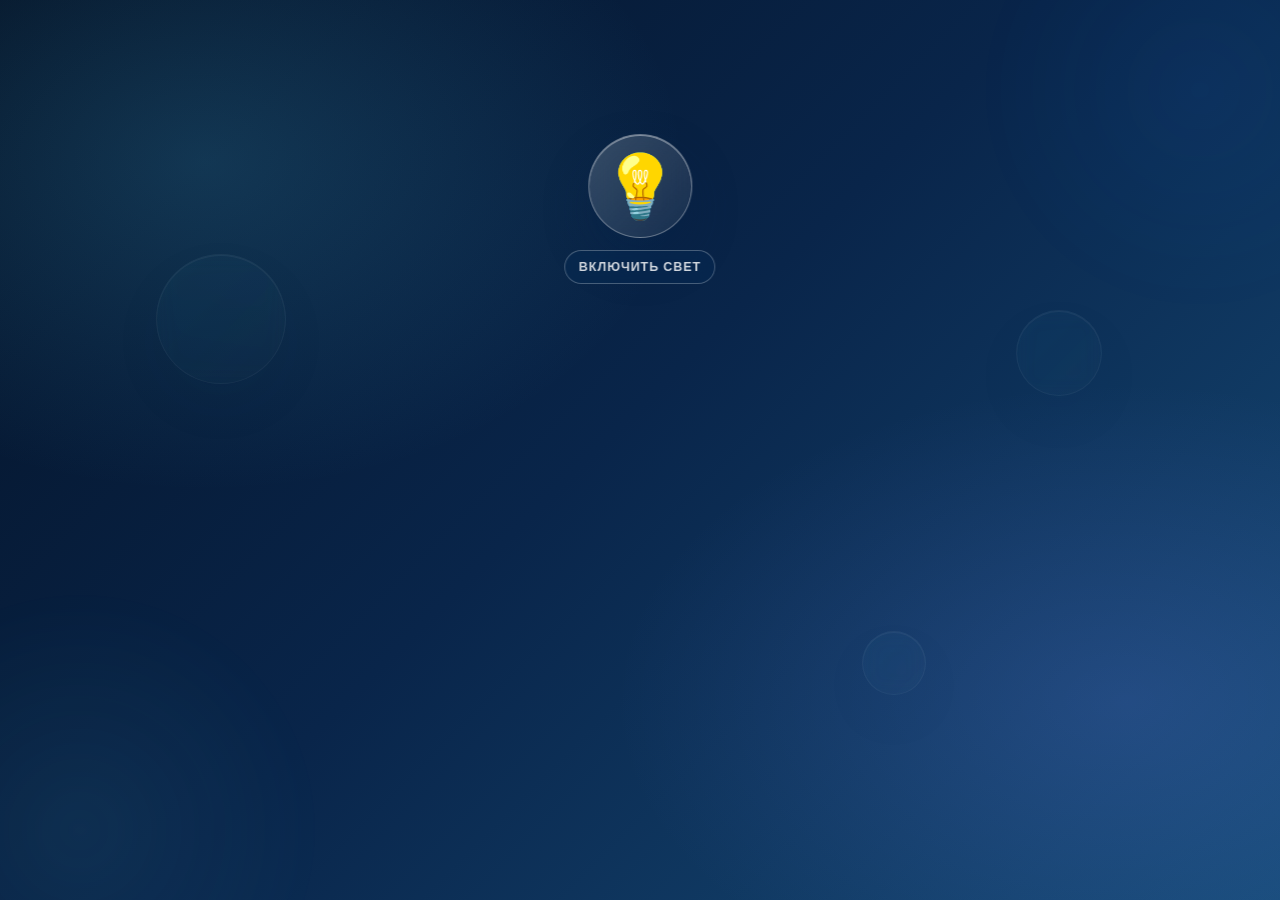
<file: index.html>
<!DOCTYPE html>
<html lang="ru">
<head>
<meta charset="UTF-8">
<meta name="viewport" content="width=device-width, initial-scale=1.0">
<title>Subtext — Вход</title>

<link href="https://fonts.googleapis.com/css2?family=Playfair+Display:wght@600&family=Poppins:wght@400;500;600&display=swap" rel="stylesheet">

<style>
:root {
  --lamp-on: 0;
  --bg-deep: #07192f;
  --text: #14324a;
  --muted: #5d7890;
  --blue: #1677ff;
  --blue-dark: #0757c7;
  --cyan: #35d8ff;
  --aqua: #6ee7ff;
  --card: rgba(255, 255, 255, 0.78);
  --line: rgba(125, 205, 255, 0.34);
  --shadow: 0 26px 80px rgba(3, 35, 74, 0.28);
}

* { box-sizing: border-box; margin: 0; padding: 0; }

body {
  min-height: 100vh;
  font-family: 'Poppins', sans-serif;
  color: #fff;
  background:
    radial-gradient(circle at 50% 0%, rgba(53, 216, 255, 0.08), transparent 32rem),
    radial-gradient(circle at 12% 18%, rgba(22, 119, 255, 0.08), transparent 28rem),
    linear-gradient(135deg, #061326 0%, #07192f 52%, #0e3a66 100%);
  display: flex;
  align-items: center;
  justify-content: center;
  overflow: hidden;
  transition: background 0.7s ease;
}

body[data-on="true"] {
  background:
    radial-gradient(circle at 18% 12%, rgba(53, 216, 255, 0.34), transparent 30rem),
    radial-gradient(circle at 88% 5%, rgba(22, 119, 255, 0.24), transparent 28rem),
    linear-gradient(180deg, #f8fdff 0%, #eaf7ff 48%, #dff3ff 100%);
  color: var(--text);
}

body::before,
body::after {
  content: "";
  position: fixed;
  pointer-events: none;
  border-radius: 999px;
  z-index: 0;
}

body::before {
  width: 520px;
  height: 520px;
  left: -180px;
  bottom: -190px;
  background: radial-gradient(circle, rgba(110, 231, 255, 0.36), transparent 68%);
  opacity: calc(0.18 + var(--lamp-on) * 0.62);
  filter: blur(3px);
}

body::after {
  width: 460px;
  height: 460px;
  right: -150px;
  top: -140px;
  background: radial-gradient(circle, rgba(22, 119, 255, 0.3), transparent 70%);
  opacity: calc(0.2 + var(--lamp-on) * 0.58);
  filter: blur(4px);
}
.teacher-link {
  position: fixed;
  top: 25px;
  right: 25px;
  z-index: 1000;

  padding: 10px 18px;
  border-radius: 999px;

  background: rgba(255,255,255,.15);
  backdrop-filter: blur(12px);

  color: white;
  text-decoration: none;
  font-weight: 600;

  border: 1px solid rgba(255,255,255,.25);

  opacity: 0;
  pointer-events: none;
  transition: .3s;
}

body[data-on="true"] .teacher-link {
  opacity: 1;
  pointer-events: auto;
}
  
.page-shell {
  position: relative;
  z-index: 1;
  width: min(980px, calc(100% - 32px));
  min-height: 640px;
  display: grid;
  place-items: center;
  padding: 7rem 0 3rem;
}

.orb {
  position: absolute;
  border-radius: 50%;
  background: linear-gradient(135deg, rgba(53, 216, 255, 0.2), rgba(255, 255, 255, 0.08));
  border: 1px solid rgba(255, 255, 255, 0.18);
  box-shadow: inset 0 1px 0 rgba(255, 255, 255, 0.22), 0 18px 54px rgba(4, 44, 86, 0.2);
  backdrop-filter: blur(10px);
  opacity: calc(0.18 + var(--lamp-on) * 0.6);
  animation: float 8s ease-in-out infinite;
}

.orb-1 { width: 130px; height: 130px; left: 6%; top: 22%; }
.orb-2 { width: 86px; height: 86px; right: 8%; top: 30%; animation-delay: -2.6s; }
.orb-3 { width: 64px; height: 64px; right: 24%; bottom: 15%; animation-delay: -4.8s; }

@keyframes float {
  0%, 100% { transform: translateY(0); }
  50% { transform: translateY(-18px); }
}

/* ===== 1 СЕНТЯБРЯ ===== */
.autumn-leaves {
  position: fixed;
  inset: 0;
  z-index: 0;
  overflow: hidden;
  pointer-events: none;
}

.autumn-leaf {
  position: absolute;
  top: -12vh;
  left: var(--start-x);
  color: var(--leaf-color);
  font-size: var(--leaf-size);
  line-height: 1;
  opacity: 0;
  filter: drop-shadow(0 5px 5px rgba(72, 31, 6, 0.16));
  will-change: transform, opacity;
  animation: maple-leaf-fall var(--fall-duration) linear var(--fall-delay) infinite;
}

@keyframes maple-leaf-fall {
  0% {
    opacity: 0;
    transform: translate3d(0, 0, 0) rotate(0deg);
  }
  8% { opacity: 0.46; }
  50% { transform: translate3d(var(--drift), 56vh, 0) rotate(210deg); }
  92% { opacity: 0.36; }
  100% {
    opacity: 0;
    transform: translate3d(calc(var(--drift) * -0.35), 124vh, 0) rotate(420deg);
  }
}

@media (prefers-reduced-motion: reduce) {
  .autumn-leaf { animation: none; display: none; }
}

/* ===== ЛАМПА ===== */
.lamp-wrap {
  position: absolute;
  top: 34px;
  left: 50%;
  transform: translateX(-50%);
  text-align: center;
  cursor: pointer;
  user-select: none;
  z-index: 3;
}

.lamp-shell {
  width: 96px;
  height: 96px;
  display: grid;
  place-items: center;
  margin: 0 auto;
  border: 1px solid rgba(255, 255, 255, 0.32);
  border-radius: 50%;
  background: linear-gradient(135deg, rgba(255, 255, 255, 0.18), rgba(255, 255, 255, 0.06));
  box-shadow:
    0 0 calc(42px * var(--lamp-on)) rgba(53, 216, 255, 0.72),
    0 20px 46px rgba(3, 35, 74, 0.22),
    inset 0 1px 0 rgba(255, 255, 255, 0.34);
  backdrop-filter: blur(14px);
  transition: transform 0.35s ease, box-shadow 0.35s ease;
}

.lamp {
  font-size: 3.9rem;
  transition: transform 0.35s ease, filter 0.35s ease;
  filter: drop-shadow(0 0 calc(28px * var(--lamp-on)) rgba(53, 216, 255, 0.8));
}

.switch {
  margin-top: 0.75rem;
  padding: 0.45rem 0.85rem;
  border: 1px solid rgba(255, 255, 255, 0.26);
  border-radius: 999px;
  color: rgba(255, 255, 255, 0.82);
  font-size: 0.78rem;
  font-weight: 600;
  letter-spacing: 0.08em;
  text-transform: uppercase;
  background: rgba(4, 48, 93, 0.28);
  backdrop-filter: blur(12px);
  transition: color 0.35s ease, background 0.35s ease, border-color 0.35s ease;
}

body[data-on="true"] .switch {
  color: var(--blue-dark);
  border-color: rgba(22, 119, 255, 0.16);
  background: rgba(255, 255, 255, 0.72);
}

.lamp-wrap:hover .lamp-shell { transform: translateY(-4px) scale(1.04); }
.lamp-wrap:hover .lamp { transform: rotate(-7deg) scale(1.04); }

/* ===== CARD ===== */
.card {
  position: relative;
  width: 100%;
  max-width: 440px;
  padding: 3rem 2.5rem 2.5rem;
  border: 1px solid rgba(255, 255, 255, 0.72);
  border-radius: 32px;
  background: var(--card);
  color: var(--text);
  text-align: center;
  box-shadow: var(--shadow);
  backdrop-filter: blur(22px);
  opacity: 0;
  transform: translateY(22px) scale(0.98);
  pointer-events: none;
  transition: opacity 0.65s ease, transform 0.65s ease, box-shadow 0.3s ease;
}

.card::before {
  content: "";
  position: absolute;
  inset: 0;
  border-radius: inherit;
  background: radial-gradient(circle at top left, rgba(53, 216, 255, 0.28), transparent 48%);
  pointer-events: none;
}

.card::after {
  content: "Личный кабинет ученика";
  position: absolute;
  top: -16px;
  left: 50%;
  transform: translateX(-50%);
  white-space: nowrap;
  padding: 0.5rem 0.95rem;
  border: 1px solid rgba(22, 119, 255, 0.16);
  border-radius: 999px;
  color: var(--blue-dark);
  font-size: 0.72rem;
  font-weight: 700;
  letter-spacing: 0.08em;
  text-transform: uppercase;
  background: rgba(255, 255, 255, 0.86);
  box-shadow: 0 12px 28px rgba(22, 119, 255, 0.14);
}

body[data-on="true"] .card {
  opacity: 1;
  transform: translateY(0) scale(1);
  pointer-events: auto;
}

.card:hover {
  box-shadow: 0 30px 90px rgba(3, 35, 74, 0.32);
}

/* ===== TEXT ===== */
.logo {
  position: relative;
  font-family: 'Playfair Display', serif;
  font-size: clamp(3.2rem, 12vw, 4.3rem);
  color: rgba(255, 255, 255, 0.96);
  letter-spacing: 0.08em;
  text-transform: uppercase;
  text-shadow:
    0 4px 0 rgba(5, 54, 111, 0.78),
    0 18px 42px rgba(0, 24, 54, 0.28),
    0 0 34px rgba(110, 231, 255, 0.38);
  margin-bottom: 0.35rem;
}

.subtitle {
  position: relative;
  color: var(--muted);
  font-size: 0.96rem;
  margin-bottom: 2.3rem;
}

.form-wrap {
  position: relative;
}

input {
  width: 100%;
  padding: 1rem 1.2rem;
  border: 1px solid rgba(22, 119, 255, 0.18);
  border-radius: 999px;
  color: var(--text);
  font-size: 1rem;
  outline: none;
  text-align: center;
  margin-bottom: 1rem;
  background: rgba(255, 255, 255, 0.84);
  box-shadow: inset 0 1px 0 rgba(255, 255, 255, 0.8), 0 10px 26px rgba(7, 42, 83, 0.08);
  transition: border-color 0.24s ease, box-shadow 0.24s ease, transform 0.24s ease;
}

input::placeholder { color: rgba(93, 120, 144, 0.72); }

input:focus {
  border-color: rgba(22, 119, 255, 0.62);
  box-shadow: 0 0 0 5px rgba(53, 216, 255, 0.14), 0 14px 30px rgba(22, 119, 255, 0.12);
  transform: translateY(-1px);
}

button {
  position: relative;
  width: 100%;
  overflow: hidden;
  padding: 1rem;
  border: none;
  border-radius: 999px;
  color: #fff;
  font-weight: 700;
  letter-spacing: 0.02em;
  cursor: pointer;
  background: linear-gradient(135deg, var(--blue-dark), var(--blue) 55%, var(--cyan));
  box-shadow: 0 14px 32px rgba(22, 119, 255, 0.28);
  transition: transform 0.25s ease, box-shadow 0.25s ease, filter 0.25s ease;
}

button::after {
  content: "";
  position: absolute;
  top: -80%;
  left: -35%;
  width: 46px;
  height: 240%;
  background: rgba(255, 255, 255, 0.48);
  transform: rotate(24deg) translateX(-120px);
  transition: transform 0.58s ease;
}

button:hover,
button:focus-visible {
  transform: translateY(-3px) scale(1.01);
  box-shadow: 0 20px 48px rgba(22, 119, 255, 0.36), 0 0 0 6px rgba(53, 216, 255, 0.12);
  filter: saturate(1.08);
  outline: none;
}

button:hover::after,
button:focus-visible::after { transform: rotate(24deg) translateX(360px); }

.error {
  min-height: 1.25em;
  margin-top: 1rem;
  color: #d82f5a;
  font-size: 0.86rem;
  font-weight: 600;
}

.hint {
  margin-top: 1.45rem;
  color: var(--muted);
  font-size: 0.76rem;
  opacity: 0.86;
}

@media (max-width: 640px) {
  body { overflow-y: auto; }
  .page-shell { min-height: 100vh; padding: 8rem 0 2rem; }
  .lamp-wrap { top: 24px; }
  .lamp-shell { width: 82px; height: 82px; }
  .lamp { font-size: 3.25rem; }
  .card { padding: 2.7rem 1.35rem 2rem; border-radius: 26px; }
  .card::after { font-size: 0.62rem; }
}


/* ===== SUBTEXT DESIGN REFRESH · premium entrance ===== */
:root {--blue:#176fe5;--blue-dark:#124fae;--cyan:#55d8ed;--card:rgba(255,255,255,.86);--shadow:0 32px 100px rgba(2,31,69,.32)}
body {background:radial-gradient(ellipse at 16% 18%,rgba(75,191,231,.18),transparent 30rem),radial-gradient(ellipse at 88% 78%,rgba(120,136,255,.17),transparent 32rem),linear-gradient(135deg,#041226 0%,#09254a 48%,#164b78 100%)}
.page-shell {width:min(1100px,calc(100% - 32px));min-height:700px}
.card {max-width:490px;padding:3.5rem 3rem 2.8rem;border-radius:38px;border:1px solid rgba(255,255,255,.82);background:linear-gradient(145deg,rgba(255,255,255,.93),rgba(235,248,255,.82));box-shadow:0 35px 100px rgba(0,22,56,.34),inset 0 1px 0 #fff}
.card::before {background:radial-gradient(ellipse at 8% 0%,rgba(76,211,238,.24),transparent 55%),radial-gradient(ellipse at 100% 100%,rgba(125,151,255,.15),transparent 48%)}
.logo {font-size:clamp(3.4rem,12vw,4.8rem);letter-spacing:.12em;color:#123d6b;text-shadow:0 2px 0 rgba(255,255,255,.9),0 14px 32px rgba(31,112,183,.16)}
.subtitle {font-size:1rem;line-height:1.7;color:#5b7894}
.card::after {top:-18px;padding:.58rem 1.15rem;background:linear-gradient(135deg,#fff,#e9f7ff);box-shadow:0 12px 28px rgba(22,119,255,.16);letter-spacing:.1em}
input {min-height:58px;border-radius:18px;text-align:left;padding:1rem 1.3rem;background:rgba(255,255,255,.94);border:1px solid rgba(73,151,220,.24)}
button {min-height:58px;border-radius:18px;background:linear-gradient(115deg,#1259c7,#168af0 58%,#49cce8);box-shadow:0 16px 34px rgba(22,119,255,.3);font-size:1rem}
button:hover {box-shadow:0 22px 45px rgba(22,119,255,.38)}
.teacher-link {padding:12px 20px;background:rgba(255,255,255,.12);border-color:rgba(255,255,255,.3);box-shadow:0 12px 30px rgba(0,0,0,.12)}
.lamp-shell {width:104px;height:104px;box-shadow:0 0 calc(48px * var(--lamp-on)) rgba(53,216,255,.78),0 22px 50px rgba(3,35,74,.24),inset 0 1px 0 rgba(255,255,255,.4)}
.orb {border-color:rgba(255,255,255,.24);box-shadow:inset 0 1px 0 rgba(255,255,255,.32),0 22px 62px rgba(4,44,86,.24)}
@media(max-width:640px){.card{padding:3rem 1.45rem 2.2rem;border-radius:30px}.page-shell{min-height:100vh}}

</style>
</head>

<body data-on="false">
  
  <a href="teacher-login.html" class="teacher-link">
  ➜ Вход для преподавателей
</a>

<div class="page-shell">
  <div class="orb orb-1"></div>
  <div class="orb orb-2"></div>
  <div class="orb orb-3"></div>

  <!-- ЛАМПА -->
  <div class="lamp-wrap" onclick="toggleLamp()">
    <div class="lamp-shell">
      <div class="lamp">💡</div>
    </div>
    <div class="switch">включить свет</div>
  </div>

  <!-- CARD -->
  <div class="card">
    <div class="logo">Subtext</div>
    <div class="subtitle">Введите ID, чтобы открыть личный кабинет</div>

    <div class="form-wrap">
      <input type="text" id="idInput" placeholder="Введите ваш ID">
      <button onclick="enterById()">Войти</button>
    </div>

    <div id="errorMsg" class="error"></div>
    <div class="hint">ID выдаётся преподавателем</div>
  </div>
</div>

<script>
const API_URL = "https://script.google.com/macros/s/AKfycbx_efJPvuF5ui2xj2hBriI_Z-hh400SKOzbzYUUsGKmgGL8GcLovqAG3CYeaNwMR-Lj/exec";
let isOn = false;
const root = document.documentElement;
const body = document.body;

function addSeptemberLeaves() {
  const today = new Date();
  const isFirstOfSeptember = today.getMonth() === 8 && today.getDate() === 1;
  if (!isFirstOfSeptember) return;

  const leaves = document.createElement("div");
  leaves.className = "autumn-leaves";
  leaves.setAttribute("aria-hidden", "true");

  const colors = ["#d66a20", "#e99b2e", "#c84f25", "#f0b44b"];
  for (let index = 0; index < 11; index += 1) {
    const leaf = document.createElement("span");
    leaf.className = "autumn-leaf";
    leaf.textContent = "🍁";
    leaf.style.setProperty("--start-x", `${4 + ((index * 37) % 92)}%`);
    leaf.style.setProperty("--drift", `${-52 + ((index * 29) % 104)}px`);
    leaf.style.setProperty("--leaf-size", `${18 + ((index * 7) % 14)}px`);
    leaf.style.setProperty("--leaf-color", colors[index % colors.length]);
    leaf.style.setProperty("--fall-duration", `${12 + ((index * 3) % 7)}s`);
    leaf.style.setProperty("--fall-delay", `${-((index * 17) % 19)}s`);
    leaves.appendChild(leaf);
  }

  document.body.appendChild(leaves);
}

addSeptemberLeaves();

function toggleLamp() {
  isOn = !isOn;
  body.setAttribute("data-on", isOn);
  root.style.setProperty("--lamp-on", isOn ? 1 : 0);
}

async function enterById() {
  const id = idInput.value.trim();
  errorMsg.textContent = "";

  if (!id) {
    errorMsg.textContent = "Введите ID";
    return;
  }

  try {
    const res = await fetch(`${API_URL}?action=check_user&userId=${encodeURIComponent(id)}`);
    const data = await res.json();

    if (data.success) {
      window.location.href = `lk.html?id=${encodeURIComponent(id)}`;
    } else {
      errorMsg.textContent = "Пользователь не зарегистрирован";
    }
  } catch {
    errorMsg.textContent = "Ошибка соединения";
  }
}
</script>

</body>
</html>
</file>
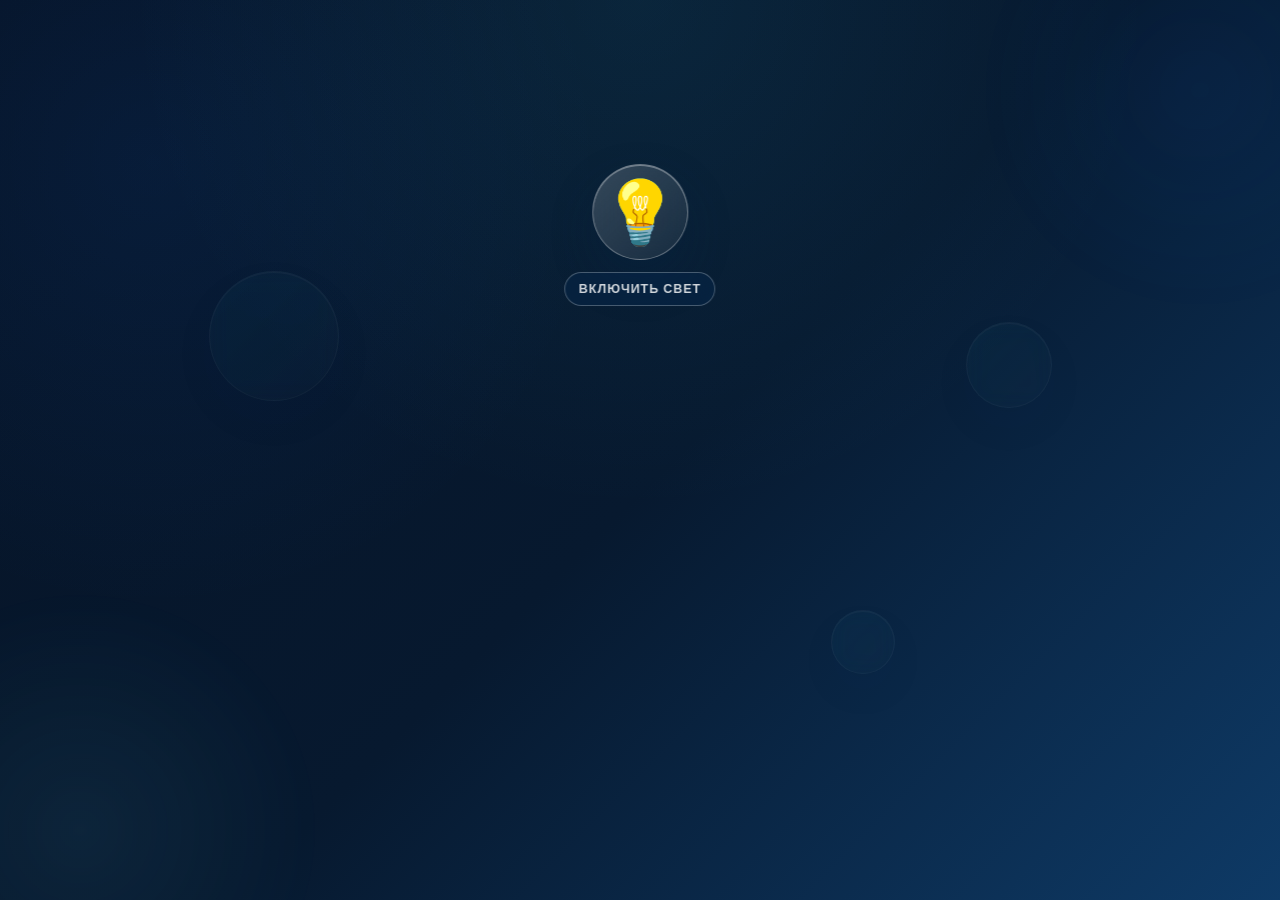
<file: index (45).html>
<!DOCTYPE html>
<html lang="ru">
<head>
<meta charset="UTF-8">
<meta name="viewport" content="width=device-width, initial-scale=1.0">
<title>Subtext — Вход</title>

<link href="https://fonts.googleapis.com/css2?family=Playfair+Display:wght@600&family=Poppins:wght@400;500;600&display=swap" rel="stylesheet">

<style>
:root {
  --lamp-on: 0;
  --bg-deep: #07192f;
  --text: #14324a;
  --muted: #5d7890;
  --blue: #1677ff;
  --blue-dark: #0757c7;
  --cyan: #35d8ff;
  --aqua: #6ee7ff;
  --card: rgba(255, 255, 255, 0.78);
  --line: rgba(125, 205, 255, 0.34);
  --shadow: 0 26px 80px rgba(3, 35, 74, 0.28);
}

* { box-sizing: border-box; margin: 0; padding: 0; }

body {
  min-height: 100vh;
  font-family: 'Poppins', sans-serif;
  color: #fff;
  background:
    radial-gradient(circle at 50% 0%, rgba(53, 216, 255, 0.08), transparent 32rem),
    radial-gradient(circle at 12% 18%, rgba(22, 119, 255, 0.08), transparent 28rem),
    linear-gradient(135deg, #061326 0%, #07192f 52%, #0e3a66 100%);
  display: flex;
  align-items: center;
  justify-content: center;
  overflow: hidden;
  transition: background 0.7s ease;
}

body[data-on="true"] {
  background:
    radial-gradient(circle at 18% 12%, rgba(53, 216, 255, 0.34), transparent 30rem),
    radial-gradient(circle at 88% 5%, rgba(22, 119, 255, 0.24), transparent 28rem),
    linear-gradient(180deg, #f8fdff 0%, #eaf7ff 48%, #dff3ff 100%);
  color: var(--text);
}

body::before,
body::after {
  content: "";
  position: fixed;
  pointer-events: none;
  border-radius: 999px;
  z-index: 0;
}

body::before {
  width: 520px;
  height: 520px;
  left: -180px;
  bottom: -190px;
  background: radial-gradient(circle, rgba(110, 231, 255, 0.36), transparent 68%);
  opacity: calc(0.18 + var(--lamp-on) * 0.62);
  filter: blur(3px);
}

body::after {
  width: 460px;
  height: 460px;
  right: -150px;
  top: -140px;
  background: radial-gradient(circle, rgba(22, 119, 255, 0.3), transparent 70%);
  opacity: calc(0.2 + var(--lamp-on) * 0.58);
  filter: blur(4px);
}
.teacher-link {
  position: fixed;
  top: 25px;
  right: 25px;
  z-index: 1000;

  padding: 10px 18px;
  border-radius: 999px;

  background: rgba(255,255,255,.15);
  backdrop-filter: blur(12px);

  color: white;
  text-decoration: none;
  font-weight: 600;

  border: 1px solid rgba(255,255,255,.25);

  opacity: 0;
  pointer-events: none;
  transition: .3s;
}

body[data-on="true"] .teacher-link {
  opacity: 1;
  pointer-events: auto;
}
  
.page-shell {
  position: relative;
  z-index: 1;
  width: min(980px, calc(100% - 32px));
  min-height: 640px;
  display: grid;
  place-items: center;
  padding: 7rem 0 3rem;
}

.orb {
  position: absolute;
  border-radius: 50%;
  background: linear-gradient(135deg, rgba(53, 216, 255, 0.2), rgba(255, 255, 255, 0.08));
  border: 1px solid rgba(255, 255, 255, 0.18);
  box-shadow: inset 0 1px 0 rgba(255, 255, 255, 0.22), 0 18px 54px rgba(4, 44, 86, 0.2);
  backdrop-filter: blur(10px);
  opacity: calc(0.18 + var(--lamp-on) * 0.6);
  animation: float 8s ease-in-out infinite;
}

.orb-1 { width: 130px; height: 130px; left: 6%; top: 22%; }
.orb-2 { width: 86px; height: 86px; right: 8%; top: 30%; animation-delay: -2.6s; }
.orb-3 { width: 64px; height: 64px; right: 24%; bottom: 15%; animation-delay: -4.8s; }

@keyframes float {
  0%, 100% { transform: translateY(0); }
  50% { transform: translateY(-18px); }
}

/* ===== ЛАМПА ===== */
.lamp-wrap {
  position: absolute;
  top: 34px;
  left: 50%;
  transform: translateX(-50%);
  text-align: center;
  cursor: pointer;
  user-select: none;
  z-index: 3;
}

.lamp-shell {
  width: 96px;
  height: 96px;
  display: grid;
  place-items: center;
  margin: 0 auto;
  border: 1px solid rgba(255, 255, 255, 0.32);
  border-radius: 50%;
  background: linear-gradient(135deg, rgba(255, 255, 255, 0.18), rgba(255, 255, 255, 0.06));
  box-shadow:
    0 0 calc(42px * var(--lamp-on)) rgba(53, 216, 255, 0.72),
    0 20px 46px rgba(3, 35, 74, 0.22),
    inset 0 1px 0 rgba(255, 255, 255, 0.34);
  backdrop-filter: blur(14px);
  transition: transform 0.35s ease, box-shadow 0.35s ease;
}

.lamp {
  font-size: 3.9rem;
  transition: transform 0.35s ease, filter 0.35s ease;
  filter: drop-shadow(0 0 calc(28px * var(--lamp-on)) rgba(53, 216, 255, 0.8));
}

.switch {
  margin-top: 0.75rem;
  padding: 0.45rem 0.85rem;
  border: 1px solid rgba(255, 255, 255, 0.26);
  border-radius: 999px;
  color: rgba(255, 255, 255, 0.82);
  font-size: 0.78rem;
  font-weight: 600;
  letter-spacing: 0.08em;
  text-transform: uppercase;
  background: rgba(4, 48, 93, 0.28);
  backdrop-filter: blur(12px);
  transition: color 0.35s ease, background 0.35s ease, border-color 0.35s ease;
}

body[data-on="true"] .switch {
  color: var(--blue-dark);
  border-color: rgba(22, 119, 255, 0.16);
  background: rgba(255, 255, 255, 0.72);
}

.lamp-wrap:hover .lamp-shell { transform: translateY(-4px) scale(1.04); }
.lamp-wrap:hover .lamp { transform: rotate(-7deg) scale(1.04); }

/* ===== CARD ===== */
.card {
  position: relative;
  width: 100%;
  max-width: 440px;
  padding: 3rem 2.5rem 2.5rem;
  border: 1px solid rgba(255, 255, 255, 0.72);
  border-radius: 32px;
  background: var(--card);
  color: var(--text);
  text-align: center;
  box-shadow: var(--shadow);
  backdrop-filter: blur(22px);
  opacity: 0;
  transform: translateY(22px) scale(0.98);
  pointer-events: none;
  transition: opacity 0.65s ease, transform 0.65s ease, box-shadow 0.3s ease;
}

.card::before {
  content: "";
  position: absolute;
  inset: 0;
  border-radius: inherit;
  background: radial-gradient(circle at top left, rgba(53, 216, 255, 0.28), transparent 48%);
  pointer-events: none;
}

.card::after {
  content: "Личный кабинет ученика";
  position: absolute;
  top: -16px;
  left: 50%;
  transform: translateX(-50%);
  white-space: nowrap;
  padding: 0.5rem 0.95rem;
  border: 1px solid rgba(22, 119, 255, 0.16);
  border-radius: 999px;
  color: var(--blue-dark);
  font-size: 0.72rem;
  font-weight: 700;
  letter-spacing: 0.08em;
  text-transform: uppercase;
  background: rgba(255, 255, 255, 0.86);
  box-shadow: 0 12px 28px rgba(22, 119, 255, 0.14);
}

body[data-on="true"] .card {
  opacity: 1;
  transform: translateY(0) scale(1);
  pointer-events: auto;
}

.card:hover {
  box-shadow: 0 30px 90px rgba(3, 35, 74, 0.32);
}

/* ===== TEXT ===== */
.logo {
  position: relative;
  font-family: 'Playfair Display', serif;
  font-size: clamp(3.2rem, 12vw, 4.3rem);
  color: rgba(255, 255, 255, 0.96);
  letter-spacing: 0.08em;
  text-transform: uppercase;
  text-shadow:
    0 4px 0 rgba(5, 54, 111, 0.78),
    0 18px 42px rgba(0, 24, 54, 0.28),
    0 0 34px rgba(110, 231, 255, 0.38);
  margin-bottom: 0.35rem;
}

.subtitle {
  position: relative;
  color: var(--muted);
  font-size: 0.96rem;
  margin-bottom: 2.3rem;
}

.form-wrap {
  position: relative;
}

input {
  width: 100%;
  padding: 1rem 1.2rem;
  border: 1px solid rgba(22, 119, 255, 0.18);
  border-radius: 999px;
  color: var(--text);
  font-size: 1rem;
  outline: none;
  text-align: center;
  margin-bottom: 1rem;
  background: rgba(255, 255, 255, 0.84);
  box-shadow: inset 0 1px 0 rgba(255, 255, 255, 0.8), 0 10px 26px rgba(7, 42, 83, 0.08);
  transition: border-color 0.24s ease, box-shadow 0.24s ease, transform 0.24s ease;
}

input::placeholder { color: rgba(93, 120, 144, 0.72); }

input:focus {
  border-color: rgba(22, 119, 255, 0.62);
  box-shadow: 0 0 0 5px rgba(53, 216, 255, 0.14), 0 14px 30px rgba(22, 119, 255, 0.12);
  transform: translateY(-1px);
}

button {
  position: relative;
  width: 100%;
  overflow: hidden;
  padding: 1rem;
  border: none;
  border-radius: 999px;
  color: #fff;
  font-weight: 700;
  letter-spacing: 0.02em;
  cursor: pointer;
  background: linear-gradient(135deg, var(--blue-dark), var(--blue) 55%, var(--cyan));
  box-shadow: 0 14px 32px rgba(22, 119, 255, 0.28);
  transition: transform 0.25s ease, box-shadow 0.25s ease, filter 0.25s ease;
}

button::after {
  content: "";
  position: absolute;
  top: -80%;
  left: -35%;
  width: 46px;
  height: 240%;
  background: rgba(255, 255, 255, 0.48);
  transform: rotate(24deg) translateX(-120px);
  transition: transform 0.58s ease;
}

button:hover,
button:focus-visible {
  transform: translateY(-3px) scale(1.01);
  box-shadow: 0 20px 48px rgba(22, 119, 255, 0.36), 0 0 0 6px rgba(53, 216, 255, 0.12);
  filter: saturate(1.08);
  outline: none;
}

button:hover::after,
button:focus-visible::after { transform: rotate(24deg) translateX(360px); }

.error {
  min-height: 1.25em;
  margin-top: 1rem;
  color: #d82f5a;
  font-size: 0.86rem;
  font-weight: 600;
}

.hint {
  margin-top: 1.45rem;
  color: var(--muted);
  font-size: 0.76rem;
  opacity: 0.86;
}

@media (max-width: 640px) {
  body { overflow-y: auto; }
  .page-shell { min-height: 100vh; padding: 8rem 0 2rem; }
  .lamp-wrap { top: 24px; }
  .lamp-shell { width: 82px; height: 82px; }
  .lamp { font-size: 3.25rem; }
  .card { padding: 2.7rem 1.35rem 2rem; border-radius: 26px; }
  .card::after { font-size: 0.62rem; }
}
</style>
</head>

<body data-on="false">
  
  <a href="teacher-login.html" class="teacher-link">
  ➜ Вход для преподавателей
</a>

<div class="page-shell">
  <div class="orb orb-1"></div>
  <div class="orb orb-2"></div>
  <div class="orb orb-3"></div>

  <!-- ЛАМПА -->
  <div class="lamp-wrap" onclick="toggleLamp()">
    <div class="lamp-shell">
      <div class="lamp">💡</div>
    </div>
    <div class="switch">включить свет</div>
  </div>

  <!-- CARD -->
  <div class="card">
    <div class="logo">Subtext</div>
    <div class="subtitle">Введите ID, чтобы открыть личный кабинет</div>

    <div class="form-wrap">
      <input type="text" id="idInput" placeholder="Введите ваш ID">
      <button onclick="enterById()">Войти</button>
    </div>

    <div id="errorMsg" class="error"></div>
    <div class="hint">ID выдаётся преподавателем</div>
  </div>
</div>

<script>
const API_URL = "https://script.google.com/macros/s/AKfycbwCUAPCCaerf8wfQVO9Sll4soVAVrGFlvlV4EZXtNi9Pd15TqpxfgYx6HLwzWWcHNds/exec";
let isOn = false;
const root = document.documentElement;
const body = document.body;

function toggleLamp() {
  isOn = !isOn;
  body.setAttribute("data-on", isOn);
  root.style.setProperty("--lamp-on", isOn ? 1 : 0);
}

async function enterById() {
  const id = idInput.value.trim();
  errorMsg.textContent = "";

  if (!id) {
    errorMsg.textContent = "Введите ID";
    return;
  }

  try {
    const res = await fetch(`${API_URL}?action=check_user&userId=${encodeURIComponent(id)}`);
    const data = await res.json();

    if (data.success) {
      window.location.href = `lk.html?id=${encodeURIComponent(id)}`;
    } else {
      errorMsg.textContent = "Пользователь не зарегистрирован";
    }
  } catch {
    errorMsg.textContent = "Ошибка соединения";
  }
}
</script>

</body>
</html>
</file>
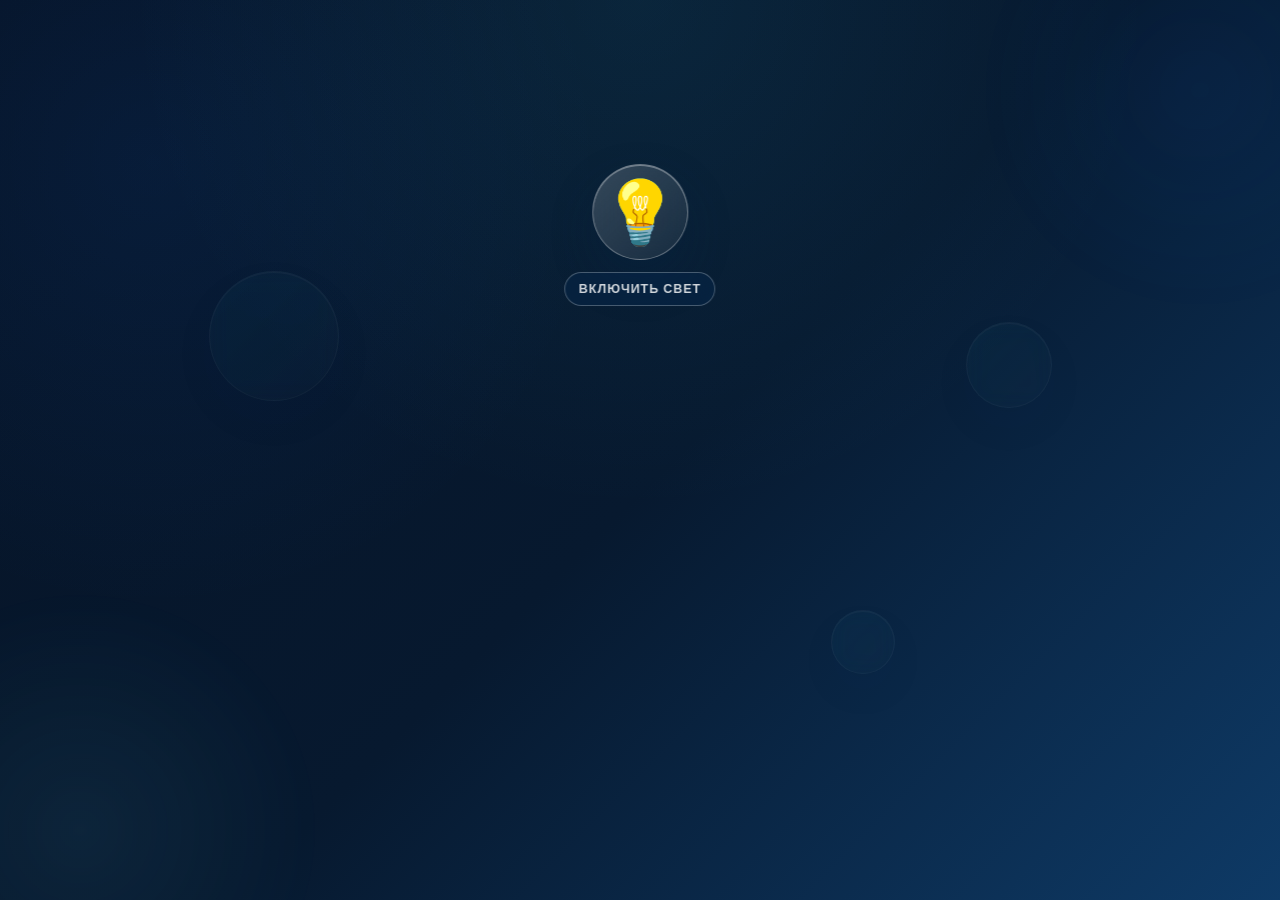
<file: index (6).html>
<!DOCTYPE html>
<html lang="ru">
<head>
<meta charset="UTF-8">
<meta name="viewport" content="width=device-width, initial-scale=1.0">
<title>Subtext — Вход</title>

<link href="https://fonts.googleapis.com/css2?family=Playfair+Display:wght@600&family=Poppins:wght@400;500;600&display=swap" rel="stylesheet">

<style>
:root {
  --lamp-on: 0;
  --bg-deep: #07192f;
  --text: #14324a;
  --muted: #5d7890;
  --blue: #1677ff;
  --blue-dark: #0757c7;
  --cyan: #35d8ff;
  --aqua: #6ee7ff;
  --card: rgba(255, 255, 255, 0.78);
  --line: rgba(125, 205, 255, 0.34);
  --shadow: 0 26px 80px rgba(3, 35, 74, 0.28);
}

* { box-sizing: border-box; margin: 0; padding: 0; }

body {
  min-height: 100vh;
  font-family: 'Poppins', sans-serif;
  color: #fff;
  background:
    radial-gradient(circle at 50% 0%, rgba(53, 216, 255, 0.08), transparent 32rem),
    radial-gradient(circle at 12% 18%, rgba(22, 119, 255, 0.08), transparent 28rem),
    linear-gradient(135deg, #061326 0%, #07192f 52%, #0e3a66 100%);
  display: flex;
  align-items: center;
  justify-content: center;
  overflow: hidden;
  transition: background 0.7s ease;
}

body[data-on="true"] {
  background:
    radial-gradient(circle at 18% 12%, rgba(53, 216, 255, 0.34), transparent 30rem),
    radial-gradient(circle at 88% 5%, rgba(22, 119, 255, 0.24), transparent 28rem),
    linear-gradient(180deg, #f8fdff 0%, #eaf7ff 48%, #dff3ff 100%);
  color: var(--text);
}

body::before,
body::after {
  content: "";
  position: fixed;
  pointer-events: none;
  border-radius: 999px;
  z-index: 0;
}

body::before {
  width: 520px;
  height: 520px;
  left: -180px;
  bottom: -190px;
  background: radial-gradient(circle, rgba(110, 231, 255, 0.36), transparent 68%);
  opacity: calc(0.18 + var(--lamp-on) * 0.62);
  filter: blur(3px);
}

body::after {
  width: 460px;
  height: 460px;
  right: -150px;
  top: -140px;
  background: radial-gradient(circle, rgba(22, 119, 255, 0.3), transparent 70%);
  opacity: calc(0.2 + var(--lamp-on) * 0.58);
  filter: blur(4px);
}
.teacher-link {
  position: fixed;
  top: 25px;
  right: 25px;
  z-index: 1000;

  padding: 10px 18px;
  border-radius: 999px;

  background: rgba(255,255,255,.15);
  backdrop-filter: blur(12px);

  color: white;
  text-decoration: none;
  font-weight: 600;

  border: 1px solid rgba(255,255,255,.25);

  opacity: 0;
  pointer-events: none;
  transition: .3s;
}

body[data-on="true"] .teacher-link {
  opacity: 1;
  pointer-events: auto;
}
  
.page-shell {
  position: relative;
  z-index: 1;
  width: min(980px, calc(100% - 32px));
  min-height: 640px;
  display: grid;
  place-items: center;
  padding: 7rem 0 3rem;
}

.orb {
  position: absolute;
  border-radius: 50%;
  background: linear-gradient(135deg, rgba(53, 216, 255, 0.2), rgba(255, 255, 255, 0.08));
  border: 1px solid rgba(255, 255, 255, 0.18);
  box-shadow: inset 0 1px 0 rgba(255, 255, 255, 0.22), 0 18px 54px rgba(4, 44, 86, 0.2);
  backdrop-filter: blur(10px);
  opacity: calc(0.18 + var(--lamp-on) * 0.6);
  animation: float 8s ease-in-out infinite;
}

.orb-1 { width: 130px; height: 130px; left: 6%; top: 22%; }
.orb-2 { width: 86px; height: 86px; right: 8%; top: 30%; animation-delay: -2.6s; }
.orb-3 { width: 64px; height: 64px; right: 24%; bottom: 15%; animation-delay: -4.8s; }

@keyframes float {
  0%, 100% { transform: translateY(0); }
  50% { transform: translateY(-18px); }
}

/* ===== 1 СЕНТЯБРЯ ===== */
.autumn-leaves {
  position: fixed;
  inset: 0;
  z-index: 0;
  overflow: hidden;
  pointer-events: none;
}

.autumn-leaf {
  position: absolute;
  top: -12vh;
  left: var(--start-x);
  color: var(--leaf-color);
  font-size: var(--leaf-size);
  line-height: 1;
  opacity: 0;
  filter: drop-shadow(0 5px 5px rgba(72, 31, 6, 0.16));
  will-change: transform, opacity;
  animation: maple-leaf-fall var(--fall-duration) linear var(--fall-delay) infinite;
}

@keyframes maple-leaf-fall {
  0% {
    opacity: 0;
    transform: translate3d(0, 0, 0) rotate(0deg);
  }
  8% { opacity: 0.46; }
  50% { transform: translate3d(var(--drift), 56vh, 0) rotate(210deg); }
  92% { opacity: 0.36; }
  100% {
    opacity: 0;
    transform: translate3d(calc(var(--drift) * -0.35), 124vh, 0) rotate(420deg);
  }
}

@media (prefers-reduced-motion: reduce) {
  .autumn-leaf { animation: none; display: none; }
}

/* ===== ЛАМПА ===== */
.lamp-wrap {
  position: absolute;
  top: 34px;
  left: 50%;
  transform: translateX(-50%);
  text-align: center;
  cursor: pointer;
  user-select: none;
  z-index: 3;
}

.lamp-shell {
  width: 96px;
  height: 96px;
  display: grid;
  place-items: center;
  margin: 0 auto;
  border: 1px solid rgba(255, 255, 255, 0.32);
  border-radius: 50%;
  background: linear-gradient(135deg, rgba(255, 255, 255, 0.18), rgba(255, 255, 255, 0.06));
  box-shadow:
    0 0 calc(42px * var(--lamp-on)) rgba(53, 216, 255, 0.72),
    0 20px 46px rgba(3, 35, 74, 0.22),
    inset 0 1px 0 rgba(255, 255, 255, 0.34);
  backdrop-filter: blur(14px);
  transition: transform 0.35s ease, box-shadow 0.35s ease;
}

.lamp {
  font-size: 3.9rem;
  transition: transform 0.35s ease, filter 0.35s ease;
  filter: drop-shadow(0 0 calc(28px * var(--lamp-on)) rgba(53, 216, 255, 0.8));
}

.switch {
  margin-top: 0.75rem;
  padding: 0.45rem 0.85rem;
  border: 1px solid rgba(255, 255, 255, 0.26);
  border-radius: 999px;
  color: rgba(255, 255, 255, 0.82);
  font-size: 0.78rem;
  font-weight: 600;
  letter-spacing: 0.08em;
  text-transform: uppercase;
  background: rgba(4, 48, 93, 0.28);
  backdrop-filter: blur(12px);
  transition: color 0.35s ease, background 0.35s ease, border-color 0.35s ease;
}

body[data-on="true"] .switch {
  color: var(--blue-dark);
  border-color: rgba(22, 119, 255, 0.16);
  background: rgba(255, 255, 255, 0.72);
}

.lamp-wrap:hover .lamp-shell { transform: translateY(-4px) scale(1.04); }
.lamp-wrap:hover .lamp { transform: rotate(-7deg) scale(1.04); }

/* ===== CARD ===== */
.card {
  position: relative;
  width: 100%;
  max-width: 440px;
  padding: 3rem 2.5rem 2.5rem;
  border: 1px solid rgba(255, 255, 255, 0.72);
  border-radius: 32px;
  background: var(--card);
  color: var(--text);
  text-align: center;
  box-shadow: var(--shadow);
  backdrop-filter: blur(22px);
  opacity: 0;
  transform: translateY(22px) scale(0.98);
  pointer-events: none;
  transition: opacity 0.65s ease, transform 0.65s ease, box-shadow 0.3s ease;
}

.card::before {
  content: "";
  position: absolute;
  inset: 0;
  border-radius: inherit;
  background: radial-gradient(circle at top left, rgba(53, 216, 255, 0.28), transparent 48%);
  pointer-events: none;
}

.card::after {
  content: "Личный кабинет ученика";
  position: absolute;
  top: -16px;
  left: 50%;
  transform: translateX(-50%);
  white-space: nowrap;
  padding: 0.5rem 0.95rem;
  border: 1px solid rgba(22, 119, 255, 0.16);
  border-radius: 999px;
  color: var(--blue-dark);
  font-size: 0.72rem;
  font-weight: 700;
  letter-spacing: 0.08em;
  text-transform: uppercase;
  background: rgba(255, 255, 255, 0.86);
  box-shadow: 0 12px 28px rgba(22, 119, 255, 0.14);
}

body[data-on="true"] .card {
  opacity: 1;
  transform: translateY(0) scale(1);
  pointer-events: auto;
}

.card:hover {
  box-shadow: 0 30px 90px rgba(3, 35, 74, 0.32);
}

/* ===== TEXT ===== */
.logo {
  position: relative;
  font-family: 'Playfair Display', serif;
  font-size: clamp(3.2rem, 12vw, 4.3rem);
  color: rgba(255, 255, 255, 0.96);
  letter-spacing: 0.08em;
  text-transform: uppercase;
  text-shadow:
    0 4px 0 rgba(5, 54, 111, 0.78),
    0 18px 42px rgba(0, 24, 54, 0.28),
    0 0 34px rgba(110, 231, 255, 0.38);
  margin-bottom: 0.35rem;
}

.subtitle {
  position: relative;
  color: var(--muted);
  font-size: 0.96rem;
  margin-bottom: 2.3rem;
}

.form-wrap {
  position: relative;
}

input {
  width: 100%;
  padding: 1rem 1.2rem;
  border: 1px solid rgba(22, 119, 255, 0.18);
  border-radius: 999px;
  color: var(--text);
  font-size: 1rem;
  outline: none;
  text-align: center;
  margin-bottom: 1rem;
  background: rgba(255, 255, 255, 0.84);
  box-shadow: inset 0 1px 0 rgba(255, 255, 255, 0.8), 0 10px 26px rgba(7, 42, 83, 0.08);
  transition: border-color 0.24s ease, box-shadow 0.24s ease, transform 0.24s ease;
}

input::placeholder { color: rgba(93, 120, 144, 0.72); }

input:focus {
  border-color: rgba(22, 119, 255, 0.62);
  box-shadow: 0 0 0 5px rgba(53, 216, 255, 0.14), 0 14px 30px rgba(22, 119, 255, 0.12);
  transform: translateY(-1px);
}

button {
  position: relative;
  width: 100%;
  overflow: hidden;
  padding: 1rem;
  border: none;
  border-radius: 999px;
  color: #fff;
  font-weight: 700;
  letter-spacing: 0.02em;
  cursor: pointer;
  background: linear-gradient(135deg, var(--blue-dark), var(--blue) 55%, var(--cyan));
  box-shadow: 0 14px 32px rgba(22, 119, 255, 0.28);
  transition: transform 0.25s ease, box-shadow 0.25s ease, filter 0.25s ease;
}

button::after {
  content: "";
  position: absolute;
  top: -80%;
  left: -35%;
  width: 46px;
  height: 240%;
  background: rgba(255, 255, 255, 0.48);
  transform: rotate(24deg) translateX(-120px);
  transition: transform 0.58s ease;
}

button:hover,
button:focus-visible {
  transform: translateY(-3px) scale(1.01);
  box-shadow: 0 20px 48px rgba(22, 119, 255, 0.36), 0 0 0 6px rgba(53, 216, 255, 0.12);
  filter: saturate(1.08);
  outline: none;
}

button:hover::after,
button:focus-visible::after { transform: rotate(24deg) translateX(360px); }

.error {
  min-height: 1.25em;
  margin-top: 1rem;
  color: #d82f5a;
  font-size: 0.86rem;
  font-weight: 600;
}

.hint {
  margin-top: 1.45rem;
  color: var(--muted);
  font-size: 0.76rem;
  opacity: 0.86;
}

@media (max-width: 640px) {
  body { overflow-y: auto; }
  .page-shell { min-height: 100vh; padding: 8rem 0 2rem; }
  .lamp-wrap { top: 24px; }
  .lamp-shell { width: 82px; height: 82px; }
  .lamp { font-size: 3.25rem; }
  .card { padding: 2.7rem 1.35rem 2rem; border-radius: 26px; }
  .card::after { font-size: 0.62rem; }
}
</style>
</head>

<body data-on="false">
  
  <a href="teacher-login.html" class="teacher-link">
  ➜ Вход для преподавателей
</a>

<div class="page-shell">
  <div class="orb orb-1"></div>
  <div class="orb orb-2"></div>
  <div class="orb orb-3"></div>

  <!-- ЛАМПА -->
  <div class="lamp-wrap" onclick="toggleLamp()">
    <div class="lamp-shell">
      <div class="lamp">💡</div>
    </div>
    <div class="switch">включить свет</div>
  </div>

  <!-- CARD -->
  <div class="card">
    <div class="logo">Subtext</div>
    <div class="subtitle">Введите ID, чтобы открыть личный кабинет</div>

    <div class="form-wrap">
      <input type="text" id="idInput" placeholder="Введите ваш ID">
      <button onclick="enterById()">Войти</button>
    </div>

    <div id="errorMsg" class="error"></div>
    <div class="hint">ID выдаётся преподавателем</div>
  </div>
</div>

<script>
const API_URL = "https://script.google.com/macros/s/AKfycbxsGtFdEd3YyEWD15nAxtYoh5WPSjIVLBl9FjW5YLfSYvawFB-Yv4vTVHljdbr9YDPq/exec";
let isOn = false;
const root = document.documentElement;
const body = document.body;

function addSeptemberLeaves() {
  const today = new Date();
  const isFirstOfSeptember = today.getMonth() === 8 && today.getDate() === 1;
  if (!isFirstOfSeptember) return;

  const leaves = document.createElement("div");
  leaves.className = "autumn-leaves";
  leaves.setAttribute("aria-hidden", "true");

  const colors = ["#d66a20", "#e99b2e", "#c84f25", "#f0b44b"];
  for (let index = 0; index < 11; index += 1) {
    const leaf = document.createElement("span");
    leaf.className = "autumn-leaf";
    leaf.textContent = "🍁";
    leaf.style.setProperty("--start-x", `${4 + ((index * 37) % 92)}%`);
    leaf.style.setProperty("--drift", `${-52 + ((index * 29) % 104)}px`);
    leaf.style.setProperty("--leaf-size", `${18 + ((index * 7) % 14)}px`);
    leaf.style.setProperty("--leaf-color", colors[index % colors.length]);
    leaf.style.setProperty("--fall-duration", `${12 + ((index * 3) % 7)}s`);
    leaf.style.setProperty("--fall-delay", `${-((index * 17) % 19)}s`);
    leaves.appendChild(leaf);
  }

  document.body.appendChild(leaves);
}

addSeptemberLeaves();

function toggleLamp() {
  isOn = !isOn;
  body.setAttribute("data-on", isOn);
  root.style.setProperty("--lamp-on", isOn ? 1 : 0);
}

async function enterById() {
  const id = idInput.value.trim();
  errorMsg.textContent = "";

  if (!id) {
    errorMsg.textContent = "Введите ID";
    return;
  }

  try {
    const res = await fetch(`${API_URL}?action=check_user&userId=${encodeURIComponent(id)}`);
    const data = await res.json();

    if (data.success) {
      window.location.href = `lk.html?id=${encodeURIComponent(id)}`;
    } else {
      errorMsg.textContent = "Пользователь не зарегистрирован";
    }
  } catch {
    errorMsg.textContent = "Ошибка соединения";
  }
}
</script>

</body>
</html>
</file>
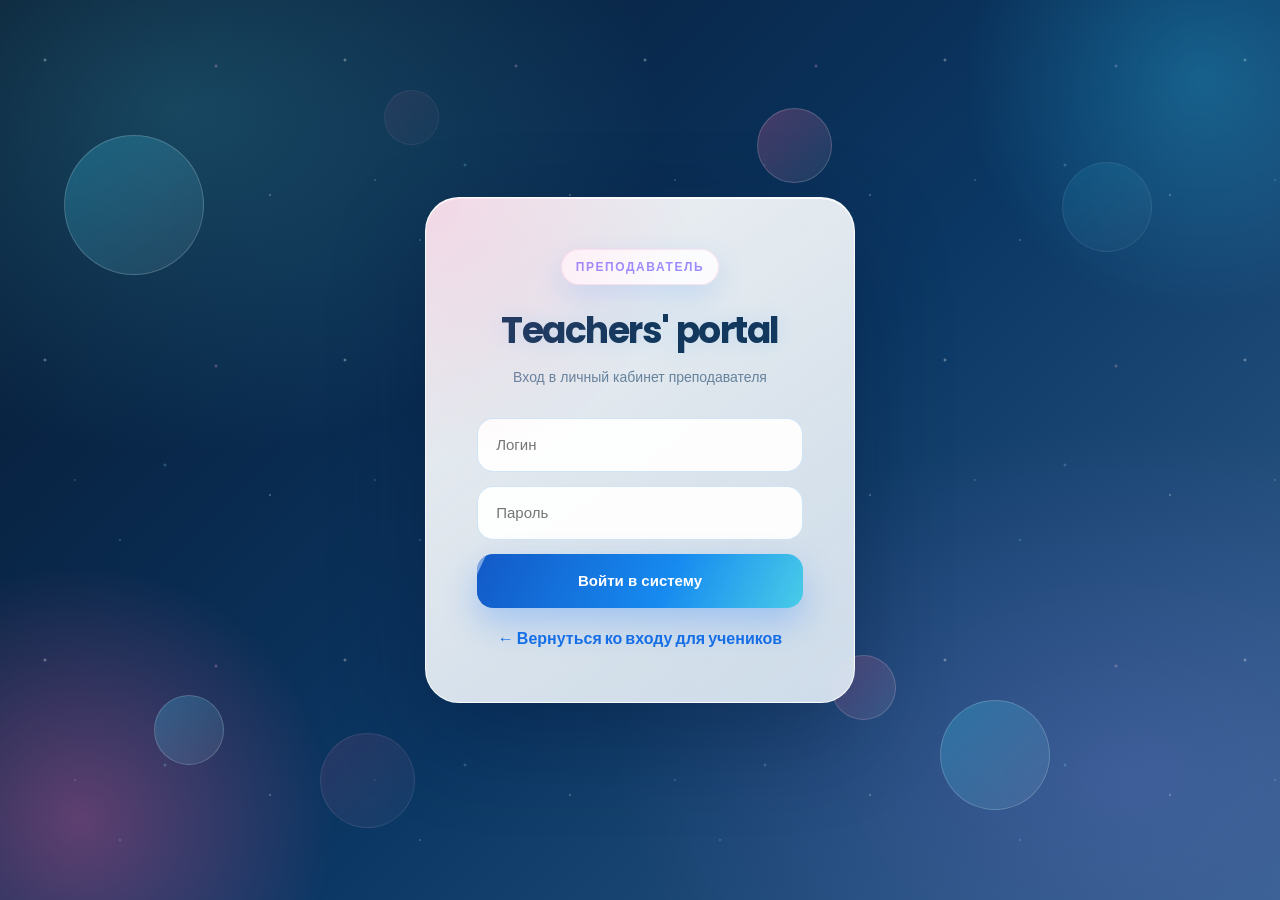
<file: teacher (1).html>
<!DOCTYPE html>
<html lang="ru">
<head>
  <meta charset="UTF-8">
  <meta name="viewport" content="width=device-width, initial-scale=1.0">
  <title>Subtext — Панель преподавателя</title>
  <style>
   :root{
    --primary:#4f8cff;
    --secondary:#f472b6;

    --bg:#eef8ff;

    --border:rgba(115,175,255,.18);

    --hover:#edf6ff;

    --card:rgba(255,255,255,.72);

    --text:#1d4264;

    --shadow:0 18px 60px rgba(33,82,146,.12);
}
   body{

    font-family:'Segoe UI',sans-serif;

    margin:0;

    display:flex;

    flex-direction:column;

    min-height:100vh;

    color:var(--text);

    background:

        radial-gradient(circle at 12% 15%,rgba(120,210,255,.35),transparent 26%),

        radial-gradient(circle at 90% 90%,rgba(255,170,220,.28),transparent 28%),

        linear-gradient(180deg,#fafdff,#edf8ff 55%,#e7f5ff);

}
    
    /* Header */
    .header{

    display:flex;

    align-items:center;

    justify-content:space-between;

    gap:16px;

    background:rgba(255,255,255,.72);

    backdrop-filter:blur(18px);

    border-bottom:1px solid rgba(255,255,255,.7);

    padding:18px 28px;

    box-shadow:0 8px 30px rgba(0,0,0,.05);

}
    .header-info { font-weight: 600; color: #333; display:flex; align-items:center; gap:10px; flex-wrap:wrap; }
    .header-actions { display:flex; align-items:center; gap:10px; flex-wrap:wrap; justify-content:flex-end; }
    .teacher-meta { display:inline-flex; align-items:center; gap:6px; flex-wrap:wrap; }
    .logout-btn{

    border:none;

    color:white;

    border-radius:999px;

    padding:10px 20px;

    cursor:pointer;

    font-weight:700;

    background:linear-gradient(135deg,#ff4d6d,#ff8a3d 55%,#ffd166);

    box-shadow:0 14px 28px rgba(255,97,97,.28);

    transition:.25s;

}
    .logout-btn:hover{

    transform:translateY(-2px);

    box-shadow:0 18px 36px rgba(255,97,97,.34);

}
   .header-actions button,
.toolbar button{

    border:none;

    color:white;

    border-radius:999px;

    padding:9px 18px;

    cursor:pointer;

    background:

    linear-gradient(
        135deg,
        #2d7dff,
        #66c7ff 55%,
        #f57bbb
    );

    box-shadow:
        0 12px 26px rgba(66,145,255,.22);

    transition:.25s;

}
  .header-actions button:hover,
.toolbar button:hover{

    transform:translateY(-2px);

    box-shadow:

    0 18px 36px rgba(245,120,185,.25);

}
    .header-actions button.primary { background: var(--primary); color: white; border-color: var(--primary); }
    .header-actions button.primary:hover { background: #1b5e20; }

    /* Layout */
    .main-container { display: flex; flex: 1; min-height: 0; overflow: hidden; }
    .content-area {
    flex: 1;
    display: flex;
    justify-content: center;
    padding: 24px;
    overflow: auto;
}

.workspace{

    width:100%;

    max-width:1450px;

    height:100%;

    display:flex;

    flex-direction:column;

    background:rgba(255,255,255,.74);

    backdrop-filter:blur(22px);

    border-radius:26px;

    border:1px solid rgba(255,255,255,.75);

    box-shadow:var(--shadow);

    overflow:hidden;

}
    
    /* Sidebar */
    .sidebar{

    width:240px;

    margin:18px;

    border-radius:24px;

    background:rgba(255,255,255,.72);

    backdrop-filter:blur(18px);

    border:1px solid rgba(255,255,255,.7);

    box-shadow:var(--shadow);

    overflow:hidden;

}
    .sidebar-title { padding: 1rem; font-size: 0.85rem; text-transform: uppercase; color: #666; font-weight: 600; letter-spacing: 0.5px; }
    .sidebar-item { padding: 10px 1rem; cursor: pointer; border-left: 3px solid transparent; transition: all 0.2s; }
    .sidebar-item:hover { background: var(--hover); }
   .sidebar-item.active{

    background:linear-gradient(
        90deg,
        rgba(95,170,255,.15),
        rgba(245,120,185,.14)
    );

    border-left:4px solid #5daeff;

    color:#2f72e8;

    font-weight:600;

}
    
    /* Sheet Tabs */
   .sheet-tabs{

    background:transparent;

    padding:14px 18px 0;

    display:flex;

    gap:10px;

    border:none;

}
   .sheet-tab{

    padding:10px 18px;

    border-radius:16px 16px 0 0;

    background:rgba(255,255,255,.5);

    transition:.25s;

}
    .sheet-tab:hover { background: #e2e6ea; }
  .sheet-tab.active{

    background:white;

    color:#3b82f6;

    box-shadow:

        0 -3px 20px rgba(70,150,255,.12);

}

    /* Toolbar */
   .toolbar{

    background:transparent;

    padding:18px;

    display:flex;

    gap:12px;

    align-items:center;

    flex-wrap:wrap;

}
   .toolbar input{

    width:240px;

    padding:10px 16px;

    border-radius:999px;

    border:1px solid rgba(90,170,255,.25);

    background:rgba(255,255,255,.72);

    backdrop-filter:blur(8px);

    box-shadow:

        inset 0 1px 0 rgba(255,255,255,.8);

}

    /* Grid */
    .grid-container{

    margin:0 18px 18px;

    border-radius:18px;

    overflow:auto;

    flex:1;

    -webkit-overflow-scrolling:touch;

    background:white;

    box-shadow:

        inset 0 0 0 1px rgba(160,205,255,.3);

}
    table.grid { border-collapse: collapse; min-width: 100%; }
    .grid th, .grid td { border: 1px solid var(--border); padding: 6px 10px; font-size: 0.9rem; min-width: 92px; position: relative; }
    .grid th{

    background:#f7fbff;

    color:#35678d;

    font-weight:600;

}
    .grid th.row-header { position: sticky; left: 0; z-index: 11; width: 40px; min-width: 40px; }
    .grid th.col-header { position: sticky; top: 0; z-index: 12; }
    .grid th.corner { position: sticky; top: 0; left: 0; z-index: 13; }
    
    .grid td { background: white; outline: none; }
    .grid td:focus { border: 2px solid var(--primary); z-index: 5; }
    .grid td.dirty { background: #fff3cd; } /* Подсветка измененных ячеек */
    .grid td.highlight { background: #fff59d; } /* Подсветка поиска */

    .loading-overlay { position: absolute; inset: 0; background: rgba(255,255,255,0.8); display: flex; justify-content: center; align-items: center; z-index: 100; display: none; }
    .loading-overlay.active { display: flex; }

    .grid tbody tr:nth-child(even){

    background:#fbfdff;

}

.grid tbody tr:hover td{

    background:#eef8ff;

    transition:.15s;

}

.grid td:focus{

    border:2px solid #63adff;

    box-shadow:

        0 0 0 3px rgba(99,173,255,.18);

}


    @media (max-width: 900px){
      body{ height:auto; }

      .header{
        align-items:stretch;
        flex-direction:column;
        padding:14px 16px;
      }

      .header-info,
      .header-actions{
        width:100%;
        justify-content:space-between;
      }

      .teacher-meta{
        flex:1 1 210px;
      }

      .header-actions button,
      .toolbar button,
      .logout-btn{
        min-height:42px;
        padding:10px 16px;
      }

      .main-container{
        flex-direction:column;
        overflow:visible;
      }

      .sidebar{
        width:auto;
        margin:12px 12px 0;
        display:flex;
        align-items:center;
        overflow-x:auto;
      }

      .sidebar-title{
        flex:0 0 auto;
        padding:12px 14px;
      }

      .sidebar-item{
        flex:0 0 auto;
        border-left:none;
        border-bottom:3px solid transparent;
        padding:12px 16px;
        white-space:nowrap;
      }

      .sidebar-item.active{
        border-left:none;
        border-bottom:3px solid #5daeff;
      }

      .content-area{
        padding:12px;
        min-height:0;
      }

      .workspace{
        height:auto;
        min-height:calc(100vh - 190px);
        border-radius:20px;
      }

      .sheet-tabs{
        overflow-x:auto;
        padding:12px 12px 0;
      }

      .sheet-tab{
        flex:0 0 auto;
        white-space:nowrap;
      }

      .toolbar{
        padding:14px 12px;
        gap:10px;
      }

      .toolbar input{
        width:100%;
        box-sizing:border-box;
      }

      .toolbar button{
        flex:1 1 calc(50% - 10px);
      }

      #status-msg{
        flex-basis:100%;
        margin-left:0 !important;
      }

      .grid-container{
        margin:0 12px 12px;
        max-height:65vh;
      }

      .grid th,
      .grid td{
        min-width:104px;
        padding:8px 10px;
        font-size:.85rem;
      }
    }

    @media (max-width: 520px){
      .header-info,
      .header-actions{
        justify-content:center;
      }

      .teacher-meta{
        flex-basis:100%;
        justify-content:center;
        text-align:center;
      }

      .logout-btn,
      .header-actions button{
        width:100%;
      }

      .toolbar button{
        flex-basis:100%;
      }

      .grid-container{
        max-height:60vh;
      }
    }

  </style>
</head>
<body>

  <div class="header">
    <div class="header-info">
      <span class="teacher-meta">👨‍🏫 <span id="teacher-name">Загрузка...</span> <span>| Предмет: <span id="teacher-course">...</span></span></span>
      <button class="logout-btn" onclick="logout()">Выйти</button>
    </div>
    <div class="header-actions">
      <button class="primary" onclick="saveChanges()" id="save-btn">💾 Сохранить изменения</button>
      <button onclick="refreshData()">🔄 Обновить</button>
   </div>
</div>

  <div class="main-container">
 <div class="sidebar">
  <div class="sidebar-title">Таблицы</div>

  <div class="sidebar-item active"
       onclick="selectTable('main', this)">
      📊 Главная таблица
  </div>
</div>

   <div class="content-area">
    <div class="workspace">
      <div class="sheet-tabs" id="sheet-tabs">
        <!-- Tabs will be injected here -->
      </div>

      <div class="toolbar">
        <input type="text" id="search-input" placeholder="🔍 Поиск по листу..." oninput="searchGrid(this.value)">
        <button onclick="addRow()">+ Строка</button>
        <button onclick="deleteRow()">- Строка</button>
        <button onclick="addColumn()">+ Столбец</button>
        <button onclick="deleteColumn()">- Столбец</button>
        <span id="status-msg" style="margin-left: auto; font-size: 0.85rem; color: #666;"></span>
      </div>

      <div class="grid-container" id="grid-container">
        <div class="loading-overlay active" id="loader">Загрузка данных...</div>
        <table class="grid" id="data-grid">
          <!-- Grid will be injected here -->
        </table>
           </div>
    </div>
</div>

  <script>
    const API_URL = "https://script.google.com/macros/s/AKfycbyE7pgpBu4-XT0twtoc5vNb2HFFqFHi5xLJIXUIB0tXZ_qmRpEf1p29jKwh3jyiDfnI/exec"; // Укажите ваш актуальный URL
    
    let session = null;
    let currentTableType = 'main'; // 'main' or 'course'
    let currentCourse = '';
    let currentSheet = '';
    let gridData = []; // 2D array
    let dirtyCells = new Map(); // "row,col" -> newValue

    // --- Init ---
        // --- Init ---
    window.addEventListener('DOMContentLoaded', () => {
      const stored = localStorage.getItem('teacherSession');
      if (!stored) {
        window.location.href = 'teacher-login.html';
        return;
      }
     session = JSON.parse(stored);

    // === ВСТАВКА: нормализация courses и access ===
    if (typeof session.courses === 'string') {
      session.courses = session.courses.split(',').map(s => s.trim().toLowerCase()).filter(Boolean);
    }
    if (!Array.isArray(session.courses)) {
      session.courses = session.courses ? [String(session.courses).toLowerCase()] : [];
    }
    if (!session.access) {
      session.access = 'teacher';
    }
    // === КОНЕЦ ВСТАВКИ ===

document.getElementById('teacher-name').textContent =
    session.teacherName;
document.getElementById('teacher-course').textContent =
    session.courses.map(getCourseLabel).join(", ");

const sidebar = document.querySelector('.sidebar');

session.courses.forEach(course => {

    const btn = document.createElement('div');

    btn.className = 'sidebar-item';

    btn.textContent = '📚 ' + getCourseLabel(course);

    btn.onclick = function () {

        document.querySelectorAll('.sidebar-item')
            .forEach(i => i.classList.remove('active'));

        btn.classList.add('active');

        currentCourse = course;

        currentTableType = 'course';

        loadSheets();

    };

    sidebar.appendChild(btn);

});

loadSheets();
    });
    
 function getCourseLabel(course) {
  const labels = {
    english: 'Английский',
    physics: 'Физика',
    french: 'Французский',
    biology: 'Биология',
    chemistry: 'Химия',
    español: 'Испанский'
  };

  return labels[course] || course;
}

    function showLoader(show) {
      document.getElementById('loader').classList.toggle('active', show);
    }

    function setStatus(msg, isError = false) {
      const el = document.getElementById('status-msg');
      el.textContent = msg;
      el.style.color = isError ? '#d32f2f' : '#2e7d32';
      setTimeout(() => { if (el.textContent === msg) el.textContent = ''; }, 3000);
    }

    // --- Data Loading ---
    async function loadSheets() {
      showLoader(true);
      try {
        const course = currentTableType === 'course' ? currentCourse : '';
        const url =
`${API_URL}?action=teacher_get_sheets&tableType=${currentTableType}&course=${encodeURIComponent(course)}&access=${session.access}`;
        const res = await fetch(url);
        const data = await res.json();
        
        if (data.success) {
          renderTabs(data.sheets);
          if (data.sheets.length > 0) {
            await loadData(data.sheets[0]);
          }
        } else {
          setStatus(data.error, true);
        }
      } catch (e) {
        setStatus('Ошибка загрузки листов', true);
      } finally {
        showLoader(false);
      }
    }

    async function loadData(sheetName) {
      showLoader(true);
      currentSheet = sheetName;
      dirtyCells.clear();
      
      try {
        const course = currentTableType === 'course' ? currentCourse : '';
       const url =
`${API_URL}?action=teacher_get_data
&tableType=${currentTableType}
&course=${encodeURIComponent(course)}
&sheetName=${encodeURIComponent(sheetName)}
&access=${session.access}`;
        const res = await fetch(url);
        const data = await res.json();
        
        if (data.success) {
          gridData = data.data;
          renderGrid();
        } else {
          setStatus(data.error, true);
        }
      } catch (e) {
        setStatus('Ошибка загрузки данных', true);
      } finally {
        showLoader(false);
      }
    }

    // --- Rendering ---
    function renderTabs(sheets) {
      const container = document.getElementById('sheet-tabs');
      container.innerHTML = sheets.map(s => 
        `<div class="sheet-tab ${s === currentSheet ? 'active' : ''}" onclick="switchTab('${s}')">${s}</div>`
      ).join('');
    }

    function switchTab(sheetName) {
      if (dirtyCells.size > 0 && !confirm('Есть несохраненные изменения. Перейти без сохранения?')) return;
      loadData(sheetName);
    }

   function selectTable(type, el) {

    if (dirtyCells.size > 0 &&
        !confirm('Есть несохраненные изменения. Перейти без сохранения?'))
        return;

    document.querySelectorAll('.sidebar-item')
        .forEach(i => i.classList.remove('active'));

    el.classList.add('active');

    currentTableType = type;

    if (type === 'main') {
        currentCourse = '';
    }

    loadSheets();

}

    function renderGrid() {
  const table = document.getElementById('data-grid');
  
  // Если данных нет вообще, показываем пустую таблицу с заголовками
  if (gridData.length === 0) {
    table.innerHTML = '<tr><td style="text-align:center;padding:20px;">Лист пуст. Добавьте строки или столбцы.</td></tr>';
    return;
  }

  const cols = gridData[0].length;
  const rows = gridData.length;
  
  // Добавляем 5 пустых строк внизу для удобства редактирования
  const extraEmptyRows = 5;
  const totalRows = rows + extraEmptyRows;
  
  let html = '<thead><tr><th class="corner row-header col-header"></th>';
  for (let c = 0; c < cols; c++) {
    html += `<th class="col-header" data-col="${c}">${String.fromCharCode(65 + c)}</th>`;
  }
  html += '</tr></thead><tbody>';

  // Рендерим существующие данные
  for (let r = 0; r < rows; r++) {
    html += `<tr><th class="row-header" data-row="${r}">${r + 1}</th>`;
    for (let c = 0; c < cols; c++) {
      const val = gridData[r][c] !== null && gridData[r][c] !== undefined ? gridData[r][c] : '';
      const isDirty = dirtyCells.has(`${r},${c}`);
      html += `<td contenteditable="true" data-row="${r}" data-col="${c}" class="${isDirty ? 'dirty' : ''}" oninput="markDirty(this)" onblur="validateCell(this)">${escapeHtml(val)}</td>`;
    }
    html += '</tr>';
  }

  // Добавляем пустые строки внизу
  for (let r = rows; r < totalRows; r++) {
    html += `<tr><th class="row-header" data-row="${r}" style="color:#999;font-style:italic;">${r + 1}</th>`;
    for (let c = 0; c < cols; c++) {
      html += `<td contenteditable="true" data-row="${r}" data-col="${c}" style="color:#ccc;" oninput="markDirty(this)" onblur="validateCell(this)"></td>`;
    }
    html += '</tr>';
  }

  html += '</tbody>';
  table.innerHTML = html;
}

    function escapeHtml(text) {
      return String(text).replace(/&/g, '&amp;').replace(/</g, '&lt;').replace(/>/g, '&gt;').replace(/"/g, '&quot;');
    }

    // --- Editing ---
    function markDirty(cell) {
      const r = cell.dataset.row;
      const c = cell.dataset.col;
      dirtyCells.set(`${r},${c}`, cell.innerText);
      cell.classList.add('dirty');
      document.getElementById('save-btn').textContent = '💾 Сохранить изменения (*)';
    }

    function validateCell(cell) {
      // Можно добавить валидацию типов данных здесь
    }

    async function saveChanges() {
  if (dirtyCells.size === 0) {
    setStatus('Нет изменений для сохранения');
    return;
  }

  showLoader(true);
  setStatus('Сохранение...');
  
  try {
    const changes = [];
    dirtyCells.forEach((value, key) => {
      const [r, c] = key.split(',').map(Number);
      changes.push({ row: r, col: c, value: value });
    });

    const course = currentTableType === 'course' ? currentCourse : '';
        const params = new URLSearchParams({
      action: 'teacher_save_sheet',
      tableType: currentTableType,
      course: course,
      sheetName: currentSheet,
      changes: JSON.stringify(changes),
      access: session.access || 'teacher'
    });

    const res = await fetch(`${API_URL}?${params.toString()}`);
    const data = await res.json();

    if (data.success) {
      dirtyCells.clear();
      document.getElementById('save-btn').textContent = '💾 Сохранить изменения';
      setStatus('✅ Успешно сохранено');
      await loadData(currentSheet); // Перезагружаем для синхронизации
    } else {
      setStatus(data.error, true);
    }
  } catch (e) {
    setStatus('Ошибка сохранения', true);
  } finally {
    showLoader(false);
  }
}
    async function refreshData() {
      if (dirtyCells.size > 0 && !confirm('Есть несохраненные изменения. Обновить без сохранения?')) return;
      await loadData(currentSheet);
      setStatus('Данные обновлены');
    }

    // --- Structural Changes ---
    async function addRow() {
  const rowIndex = prompt('Введите номер строки для вставки (оставьте пустым, чтобы добавить в самый конец):');
  if (rowIndex === null) return; // Пользователь нажал "Отмена"
  
  showLoader(true);
  try {
    const course = currentTableType === 'course' ? currentCourse : '';
    // Если пусто, передаем пустую строку, бэкенд поймет это как "в конец"
    const idx = rowIndex.trim() === '' ? '' : Number(rowIndex) - 1;
    
        const params = new URLSearchParams({
      action: 'teacher_add_row',
      tableType: currentTableType,
      course: course,
      sheetName: currentSheet,
      rowIndex: idx,
      rowData: JSON.stringify(['']),
      access: session.access || 'teacher'
    });
    
    const res = await fetch(`${API_URL}?${params.toString()}`);
    const data = await res.json();
    
    if (data.success) {
      await loadData(currentSheet);
      setStatus('✅ Строка добавлена');
    } else {
      setStatus(data.error, true);
    }
  } catch (e) {
    setStatus('Ошибка при добавлении строки', true);
  } finally {
    showLoader(false);
  }
}

async function deleteRow() {
  const rowIndex = prompt('Введите номер строки для удаления:');
  if (!rowIndex) return;
  if (!confirm(`Удалить строку ${rowIndex}?`)) return;

  showLoader(true);
  try {
    const course = currentTableType === 'course' ? currentCourse : '';
       const params = new URLSearchParams({
      action: 'teacher_delete_row',
      tableType: currentTableType,
      course: course,
      sheetName: currentSheet,
      rowIndex: Number(rowIndex) - 1,
      access: session.access || 'teacher'
    });
    const res = await fetch(`${API_URL}?${params.toString()}`);
    const data = await res.json();
    if (data.success) {
      await loadData(currentSheet);
      setStatus('✅ Строка удалена');
    } else {
      setStatus(data.error, true);
    }
  } catch (e) {
    setStatus('Ошибка при удалении строки', true);
  } finally {
    showLoader(false);
  }
}

async function addColumn() {
  const colIndex = prompt('Введите букву столбца (A, B, C...), ПОСЛЕ которого нужно вставить новый (оставьте пустым, чтобы добавить в самый конец):');
  if (colIndex === null) return;
  
  showLoader(true);
  try {
    const course = currentTableType === 'course' ? currentCourse : '';
    // Если пусто, передаем пустую строку
    const idx = colIndex.trim() === '' ? '' : colIndex.toUpperCase().charCodeAt(0) - 65;
    
       const params = new URLSearchParams({
      action: 'teacher_add_column',
      tableType: currentTableType,
      course: course,
      sheetName: currentSheet,
      colIndex: idx,
      access: session.access || 'teacher'
    });
    
    const res = await fetch(`${API_URL}?${params.toString()}`);
    const data = await res.json();
    
    if (data.success) {
      await loadData(currentSheet);
      setStatus('✅ Столбец добавлен');
    } else {
      setStatus(data.error, true);
    }
  } catch (e) {
    setStatus('Ошибка при добавлении столбца', true);
  } finally {
    showLoader(false);
  }
}

async function deleteColumn() {
  const colIndex = prompt('Введите букву столбца (A, B, C...) для удаления:');
  if (!colIndex) return;
  const colNum = colIndex.toUpperCase().charCodeAt(0) - 65;
  if (!confirm(`Удалить столбец ${colIndex.toUpperCase()}?`)) return;

  showLoader(true);
  try {
    const course = currentTableType === 'course' ? currentCourse : '';
       const params = new URLSearchParams({
      action: 'teacher_delete_column',
      tableType: currentTableType,
      course: course,
      sheetName: currentSheet,
      colIndex: colNum,
      access: session.access || 'teacher'
    });
    const res = await fetch(`${API_URL}?${params.toString()}`);
    const data = await res.json();
    if (data.success) {
      await loadData(currentSheet);
      setStatus('✅ Столбец удален');
    } else {
      setStatus(data.error, true);
    }
  } catch (e) {
    setStatus('Ошибка при удалении столбца', true);
  } finally {
    showLoader(false);
  }
}

    // --- Search ---
    function searchGrid(query) {
      const cells = document.querySelectorAll('#data-grid td[data-col]');
      cells.forEach(cell => cell.classList.remove('highlight'));
      
      if (!query) return;
      const lowerQ = query.toLowerCase();
      
      cells.forEach(cell => {
        if (cell.innerText.toLowerCase().includes(lowerQ)) {
          cell.classList.add('highlight');
        }
      });
    }

    function logout() {
      localStorage.removeItem('teacherSession');
      window.location.href = 'teacher-login.html';
    }
  </script>
</body>
</html>
</file>
